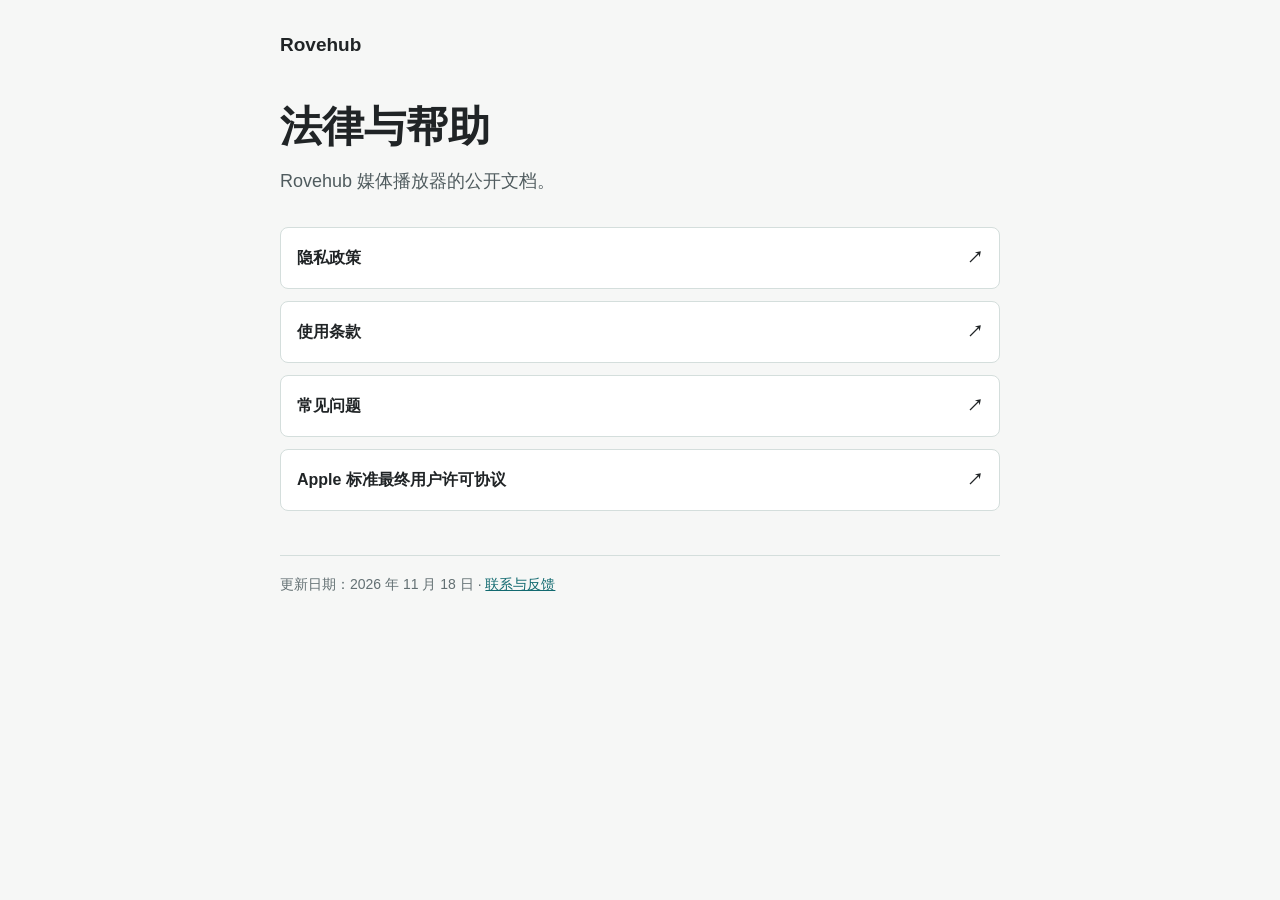
<file: index.html>
<!doctype html>
<html lang="zh-CN"><head><meta charset="utf-8"><meta name="viewport" content="width=device-width, initial-scale=1"><meta name="description" content="Rovehub 法律与帮助文档"><title>Rovehub 法律与帮助</title><link rel="stylesheet" href="styles.css"></head>
<body><main><nav><strong>Rovehub</strong></nav><h1>法律与帮助</h1><p class="lead">Rovehub 媒体播放器的公开文档。</p><div class="links"><a href="privacy.html">隐私政策 <span>↗</span></a><a href="terms.html">使用条款 <span>↗</span></a><a href="faq.html">常见问题 <span>↗</span></a><a href="https://www.apple.com/legal/internet-services/itunes/dev/stdeula/">Apple 标准最终用户许可协议 <span>↗</span></a></div><footer>更新日期：2026 年 11 月 18 日 · <a href="https://github.com/laoheigaoji/Rovehub-Legal/issues">联系与反馈</a></footer></main></body></html>
</file>
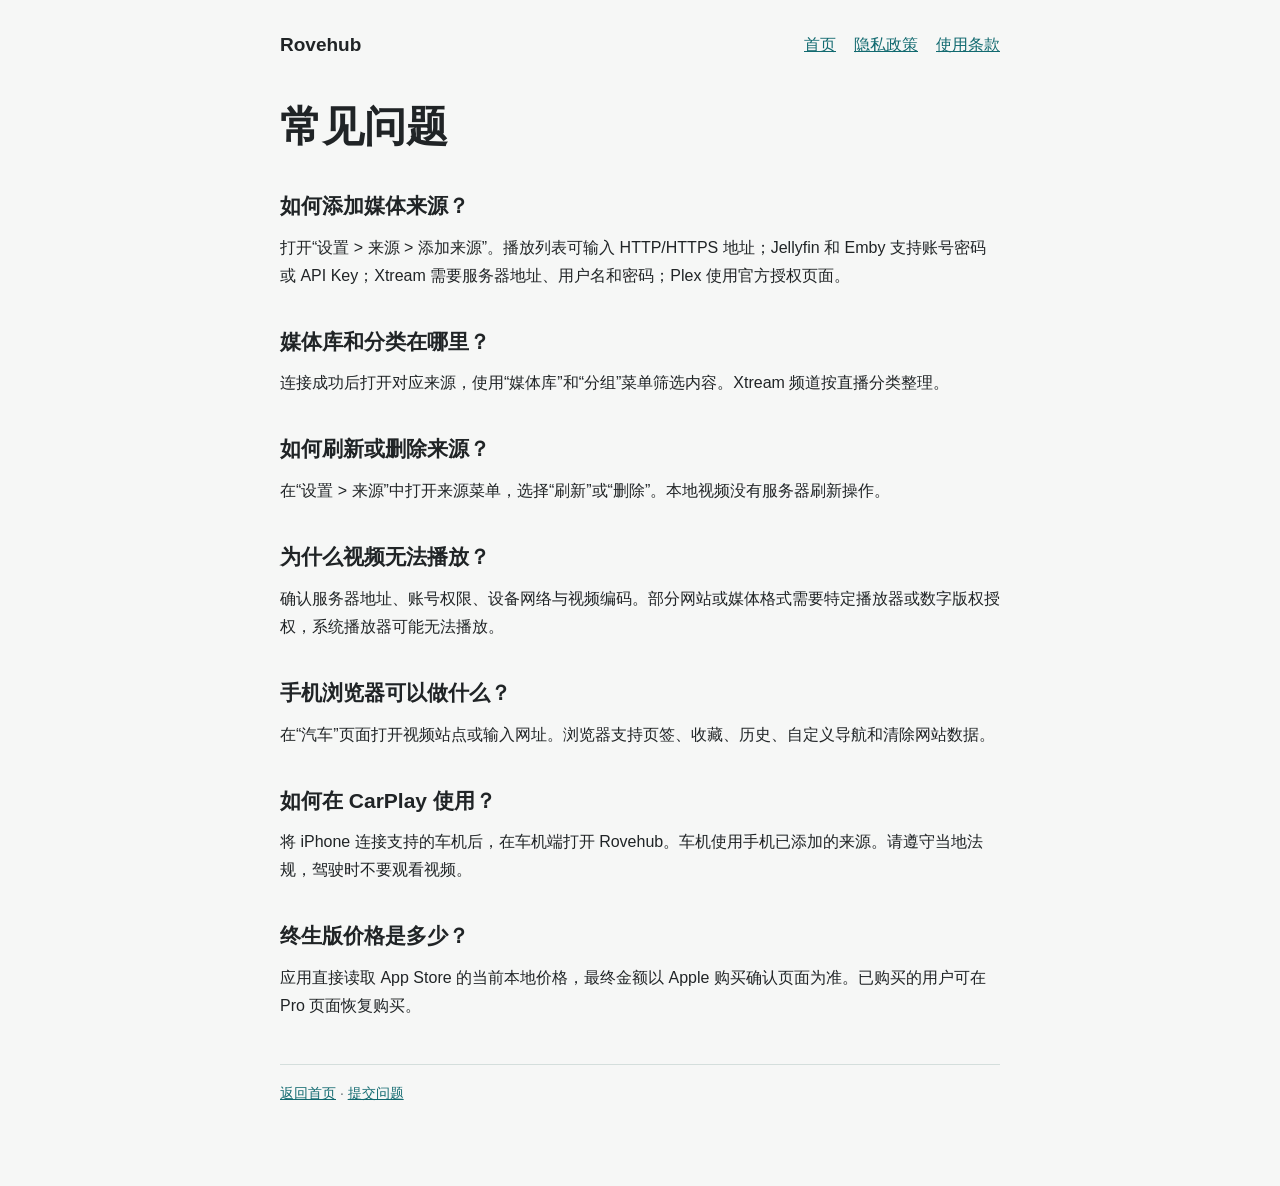
<file: faq.html>
<!doctype html>
<html lang="zh-CN"><head><meta charset="utf-8"><meta name="viewport" content="width=device-width, initial-scale=1"><meta name="description" content="Rovehub 常见问题"><title>常见问题 - Rovehub</title><link rel="stylesheet" href="styles.css"></head>
<body><main><nav><strong>Rovehub</strong><a href="index.html">首页</a><a href="privacy.html">隐私政策</a><a href="terms.html">使用条款</a></nav><h1>常见问题</h1>
<h2>如何添加媒体来源？</h2><p>打开“设置 > 来源 > 添加来源”。播放列表可输入 HTTP/HTTPS 地址；Jellyfin 和 Emby 支持账号密码或 API Key；Xtream 需要服务器地址、用户名和密码；Plex 使用官方授权页面。</p>
<h2>媒体库和分类在哪里？</h2><p>连接成功后打开对应来源，使用“媒体库”和“分组”菜单筛选内容。Xtream 频道按直播分类整理。</p>
<h2>如何刷新或删除来源？</h2><p>在“设置 > 来源”中打开来源菜单，选择“刷新”或“删除”。本地视频没有服务器刷新操作。</p>
<h2>为什么视频无法播放？</h2><p>确认服务器地址、账号权限、设备网络与视频编码。部分网站或媒体格式需要特定播放器或数字版权授权，系统播放器可能无法播放。</p>
<h2>手机浏览器可以做什么？</h2><p>在“汽车”页面打开视频站点或输入网址。浏览器支持页签、收藏、历史、自定义导航和清除网站数据。</p>
<h2>如何在 CarPlay 使用？</h2><p>将 iPhone 连接支持的车机后，在车机端打开 Rovehub。车机使用手机已添加的来源。请遵守当地法规，驾驶时不要观看视频。</p>
<h2>终生版价格是多少？</h2><p>应用直接读取 App Store 的当前本地价格，最终金额以 Apple 购买确认页面为准。已购买的用户可在 Pro 页面恢复购买。</p>
<footer><a href="index.html">返回首页</a> · <a href="https://github.com/laoheigaoji/Rovehub-Legal/issues">提交问题</a></footer></main></body></html>
</file>
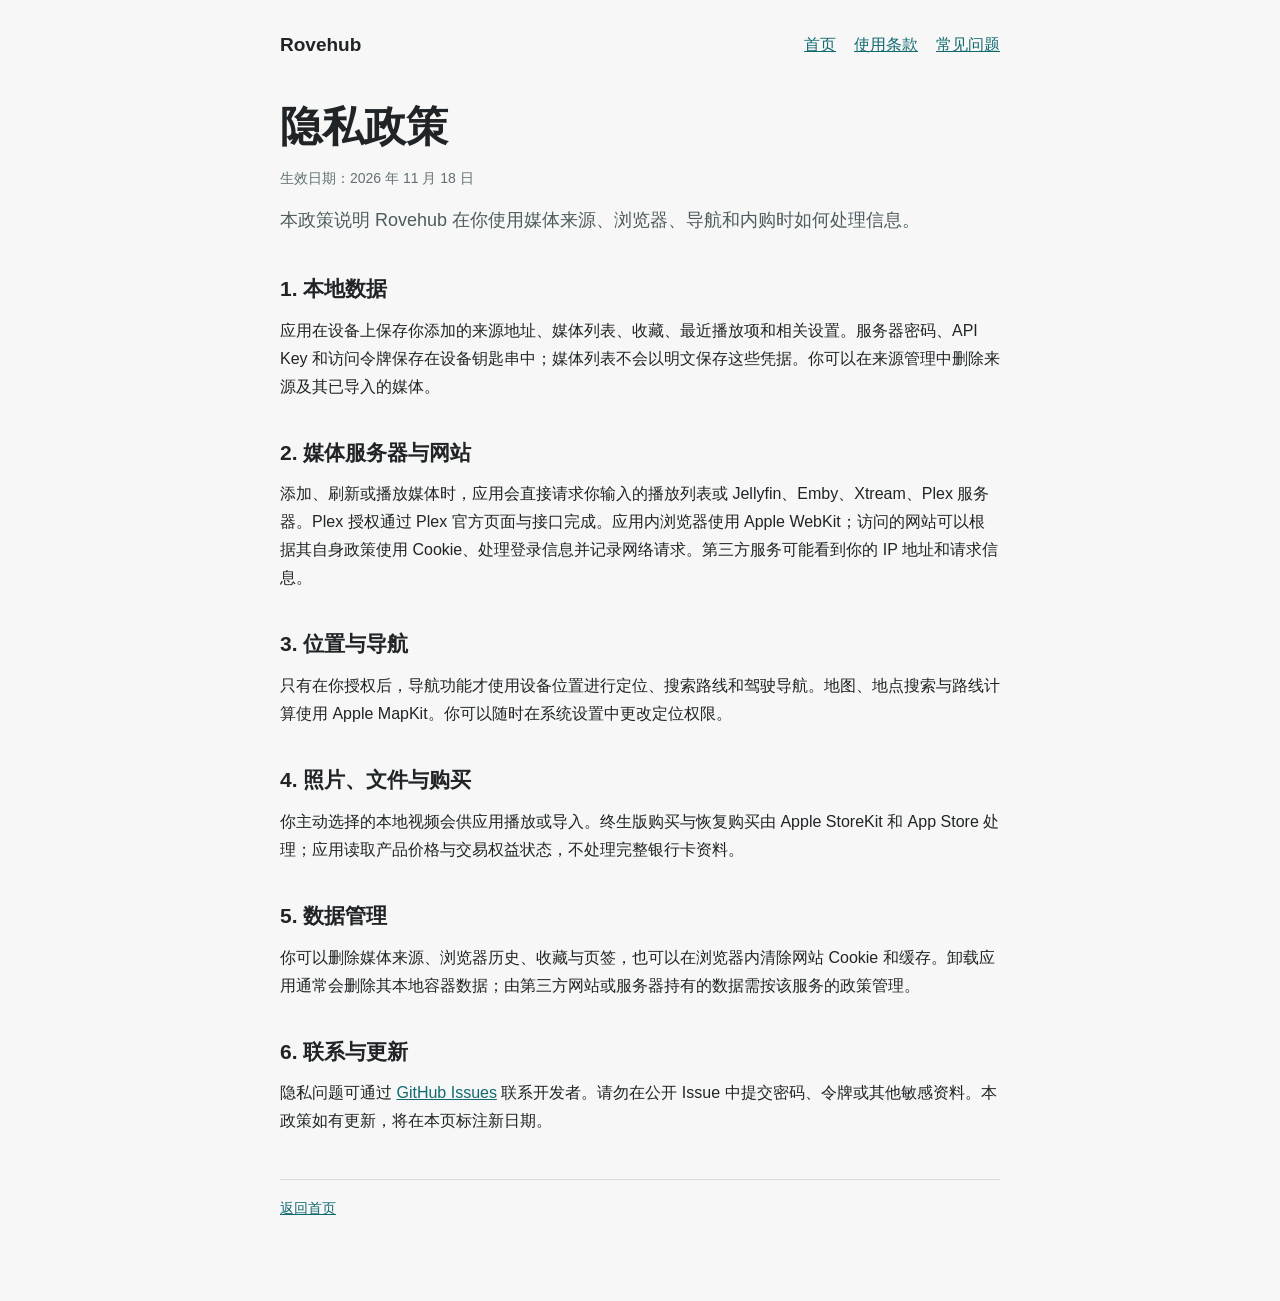
<file: privacy.html>
<!doctype html>
<html lang="zh-CN"><head><meta charset="utf-8"><meta name="viewport" content="width=device-width, initial-scale=1"><meta name="description" content="Rovehub 隐私政策"><title>隐私政策 - Rovehub</title><link rel="stylesheet" href="styles.css"></head>
<body><main><nav><strong>Rovehub</strong><a href="index.html">首页</a><a href="terms.html">使用条款</a><a href="faq.html">常见问题</a></nav><h1>隐私政策</h1><p class="date">生效日期：2026 年 11 月 18 日</p><p class="lead">本政策说明 Rovehub 在你使用媒体来源、浏览器、导航和内购时如何处理信息。</p>
<h2>1. 本地数据</h2><p>应用在设备上保存你添加的来源地址、媒体列表、收藏、最近播放项和相关设置。服务器密码、API Key 和访问令牌保存在设备钥匙串中；媒体列表不会以明文保存这些凭据。你可以在来源管理中删除来源及其已导入的媒体。</p>
<h2>2. 媒体服务器与网站</h2><p>添加、刷新或播放媒体时，应用会直接请求你输入的播放列表或 Jellyfin、Emby、Xtream、Plex 服务器。Plex 授权通过 Plex 官方页面与接口完成。应用内浏览器使用 Apple WebKit；访问的网站可以根据其自身政策使用 Cookie、处理登录信息并记录网络请求。第三方服务可能看到你的 IP 地址和请求信息。</p>
<h2>3. 位置与导航</h2><p>只有在你授权后，导航功能才使用设备位置进行定位、搜索路线和驾驶导航。地图、地点搜索与路线计算使用 Apple MapKit。你可以随时在系统设置中更改定位权限。</p>
<h2>4. 照片、文件与购买</h2><p>你主动选择的本地视频会供应用播放或导入。终生版购买与恢复购买由 Apple StoreKit 和 App Store 处理；应用读取产品价格与交易权益状态，不处理完整银行卡资料。</p>
<h2>5. 数据管理</h2><p>你可以删除媒体来源、浏览器历史、收藏与页签，也可以在浏览器内清除网站 Cookie 和缓存。卸载应用通常会删除其本地容器数据；由第三方网站或服务器持有的数据需按该服务的政策管理。</p>
<h2>6. 联系与更新</h2><p>隐私问题可通过 <a href="https://github.com/laoheigaoji/Rovehub-Legal/issues">GitHub Issues</a> 联系开发者。请勿在公开 Issue 中提交密码、令牌或其他敏感资料。本政策如有更新，将在本页标注新日期。</p>
<footer><a href="index.html">返回首页</a></footer></main></body></html>
</file>
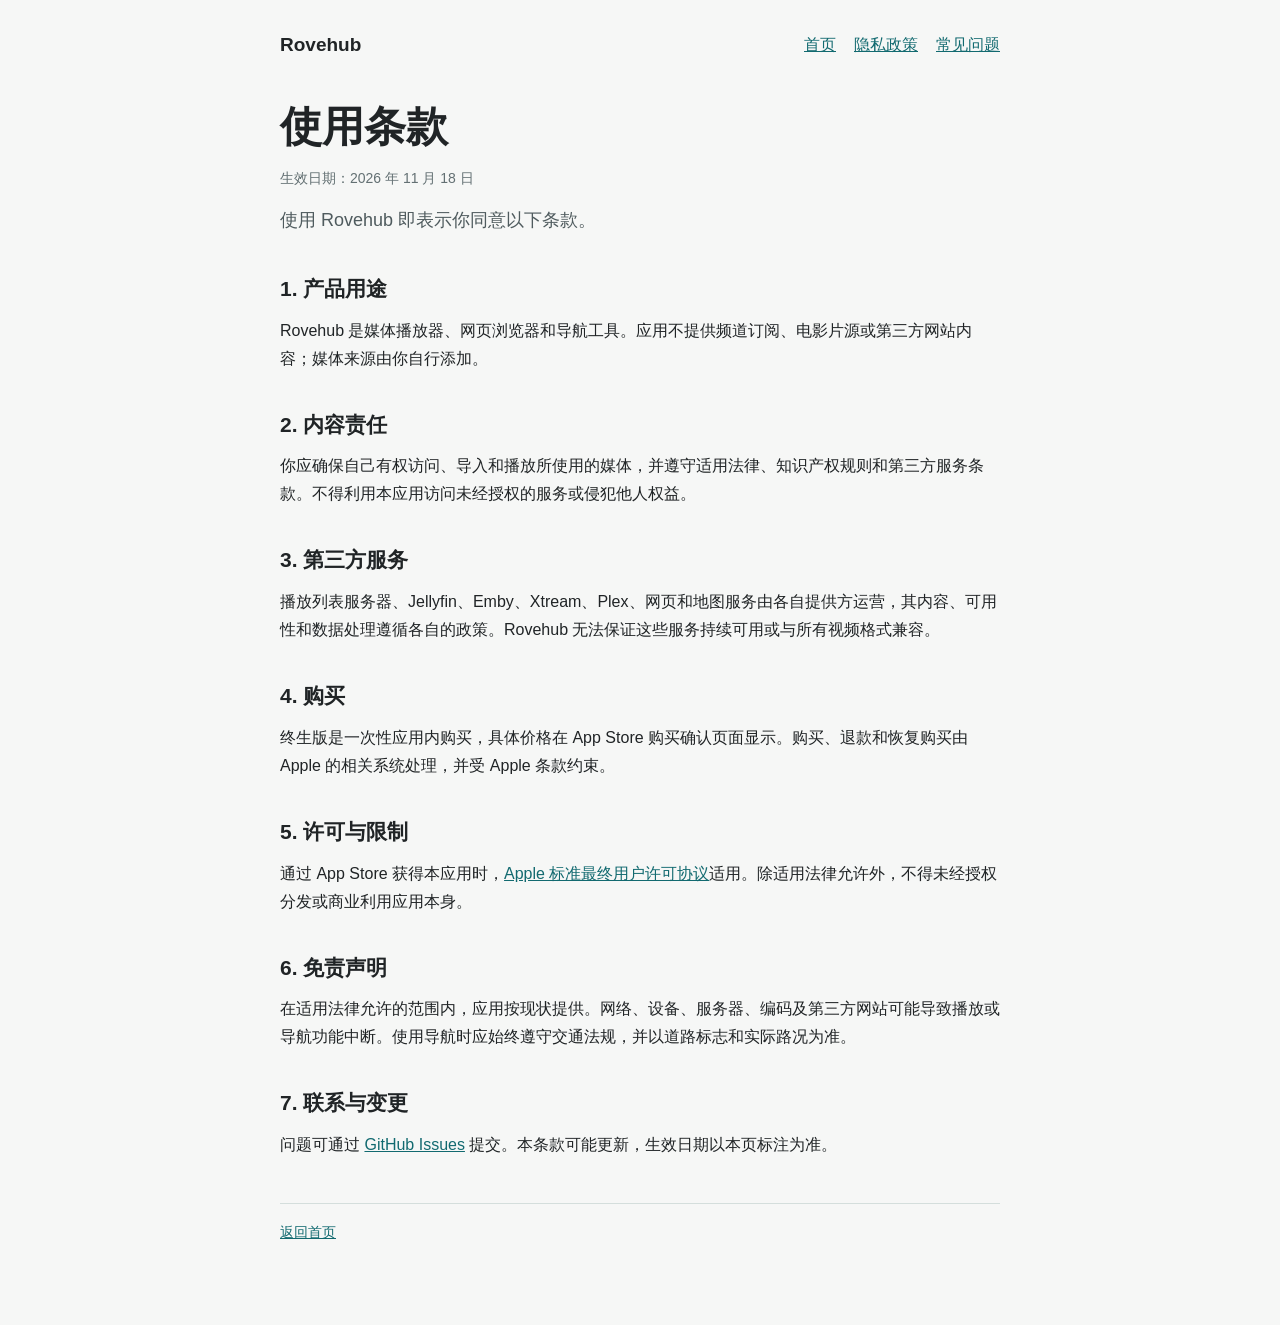
<file: terms.html>
<!doctype html>
<html lang="zh-CN"><head><meta charset="utf-8"><meta name="viewport" content="width=device-width, initial-scale=1"><meta name="description" content="Rovehub 使用条款"><title>使用条款 - Rovehub</title><link rel="stylesheet" href="styles.css"></head>
<body><main><nav><strong>Rovehub</strong><a href="index.html">首页</a><a href="privacy.html">隐私政策</a><a href="faq.html">常见问题</a></nav><h1>使用条款</h1><p class="date">生效日期：2026 年 11 月 18 日</p><p class="lead">使用 Rovehub 即表示你同意以下条款。</p>
<h2>1. 产品用途</h2><p>Rovehub 是媒体播放器、网页浏览器和导航工具。应用不提供频道订阅、电影片源或第三方网站内容；媒体来源由你自行添加。</p>
<h2>2. 内容责任</h2><p>你应确保自己有权访问、导入和播放所使用的媒体，并遵守适用法律、知识产权规则和第三方服务条款。不得利用本应用访问未经授权的服务或侵犯他人权益。</p>
<h2>3. 第三方服务</h2><p>播放列表服务器、Jellyfin、Emby、Xtream、Plex、网页和地图服务由各自提供方运营，其内容、可用性和数据处理遵循各自的政策。Rovehub 无法保证这些服务持续可用或与所有视频格式兼容。</p>
<h2>4. 购买</h2><p>终生版是一次性应用内购买，具体价格在 App Store 购买确认页面显示。购买、退款和恢复购买由 Apple 的相关系统处理，并受 Apple 条款约束。</p>
<h2>5. 许可与限制</h2><p>通过 App Store 获得本应用时，<a href="https://www.apple.com/legal/internet-services/itunes/dev/stdeula/">Apple 标准最终用户许可协议</a>适用。除适用法律允许外，不得未经授权分发或商业利用应用本身。</p>
<h2>6. 免责声明</h2><p>在适用法律允许的范围内，应用按现状提供。网络、设备、服务器、编码及第三方网站可能导致播放或导航功能中断。使用导航时应始终遵守交通法规，并以道路标志和实际路况为准。</p>
<h2>7. 联系与变更</h2><p>问题可通过 <a href="https://github.com/laoheigaoji/Rovehub-Legal/issues">GitHub Issues</a> 提交。本条款可能更新，生效日期以本页标注为准。</p>
<footer><a href="index.html">返回首页</a></footer></main></body></html>
</file>
<file: styles.css>
:root { color-scheme: light dark; font-family: -apple-system, BlinkMacSystemFont, "PingFang SC", "Helvetica Neue", sans-serif; }
* { box-sizing: border-box; }
body { margin: 0; background: #f6f7f6; color: #202426; line-height: 1.75; }
main { max-width: 760px; margin: 0 auto; padding: 24px 20px 80px; }
nav { display: flex; flex-wrap: wrap; gap: 18px; align-items: center; padding: 4px 0 30px; }
nav a, a { color: #126a70; }
nav strong { margin-right: auto; font-size: 19px; }
h1 { font-size: clamp(30px, 5vw, 42px); line-height: 1.25; margin: 10px 0 12px; }
h2 { font-size: 21px; margin: 34px 0 9px; }
p { margin: 8px 0 15px; }
.lead { font-size: 18px; color: #4f5b5e; }
.date { color: #637073; font-size: 14px; }
.links { display: grid; gap: 12px; margin-top: 30px; }
.links a { display: flex; justify-content: space-between; text-decoration: none; border: 1px solid #d4dedc; border-radius: 8px; padding: 16px; background: #fff; color: #202426; font-weight: 600; }
footer { border-top: 1px solid #d4dedc; margin-top: 44px; padding-top: 16px; font-size: 14px; color: #637073; }
@media (prefers-color-scheme: dark) { body { background: #171b1c; color: #f0f4f3; } .lead,.date,footer { color: #acb8b7; } .links a { background: #242a2b; border-color: #3b4645; color: #f0f4f3; } a,nav a { color: #7ddad9; } footer { border-color: #3b4645; } }
</file>
